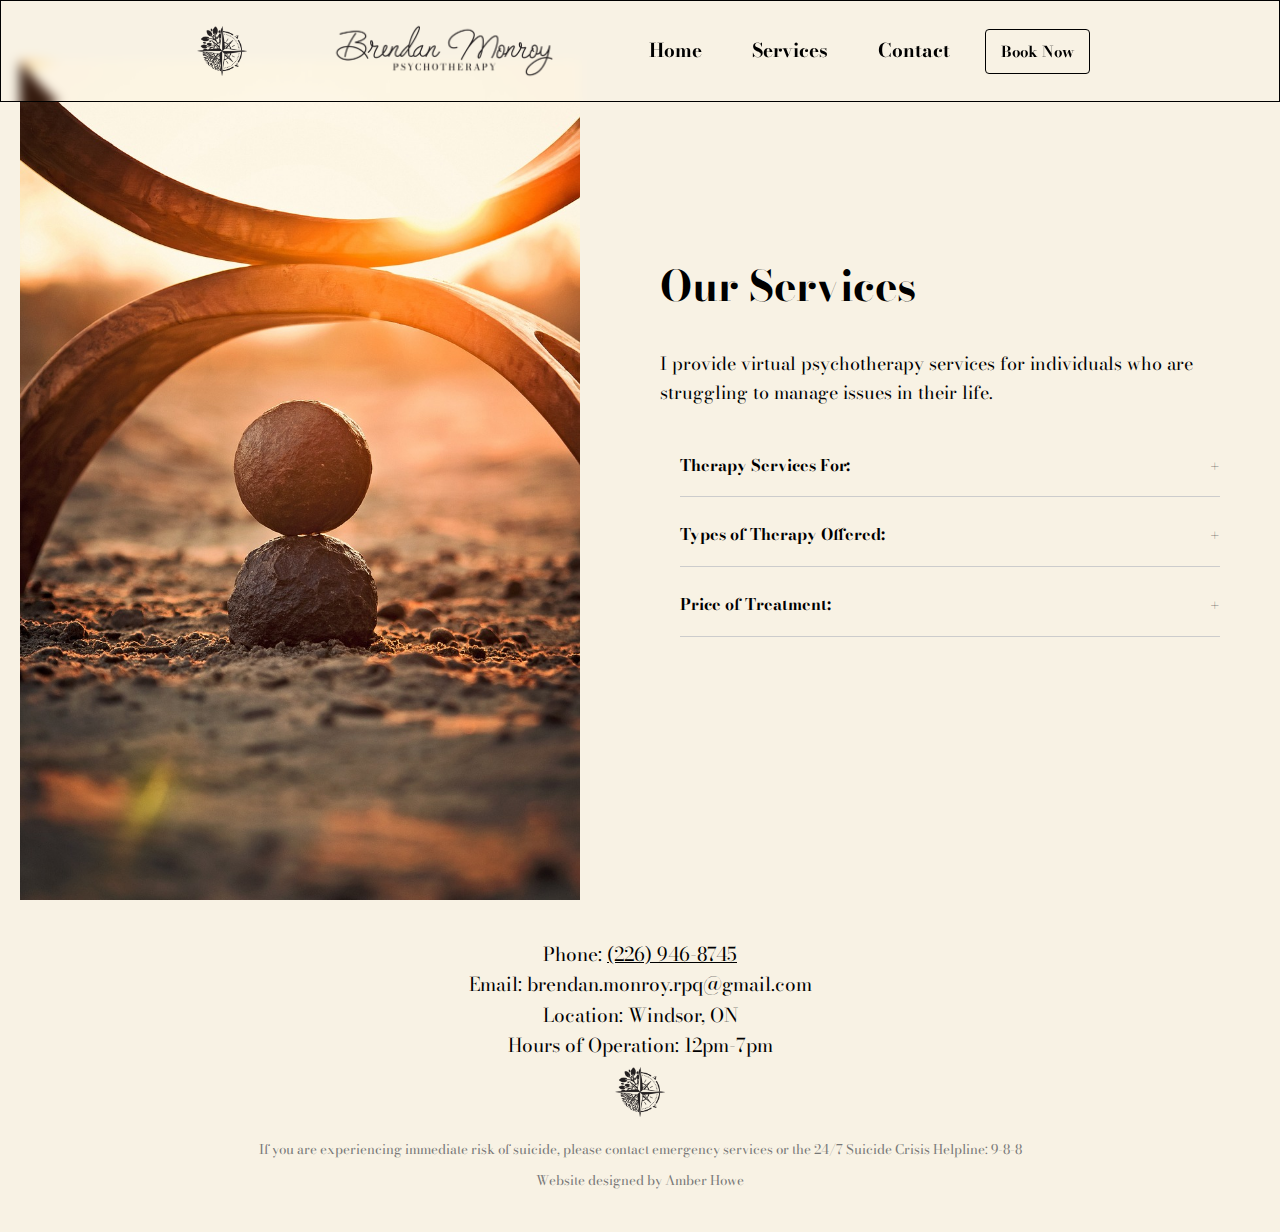
<file: services.html>
<!--AMBER HOWE-->
<!--WEB210-25F-001-->
<!--DEC 1, 2025-->
<!DOCTYPE html>
<html lang="en">
<head>
  <meta charset="UTF-8">
  <meta name="viewport" content="width=device-width, initial-scale=1.0">
  <meta name="author" content="Amber Howe">
  <meta name="keywords" content="therapy, psychotherapist, brendan monroy">
  <title>Services - Brendan Monroy Psychotherapy</title>
  <link rel="stylesheet" href="CSS/style.css">
  <link rel="stylesheet" href="CSS/mobile.css" media="screen and (max-width: 900px)">

</head>
<body>

  <header>
    <div class="container">
      <img src="Images/Untitled-3.png" alt="Logo" class="logo">
      <img src="Images/Untitled-2.png" alt="Logo" class="logo">
  
      <input type="checkbox" id="menu-toggle" />
      <label for="menu-toggle" class="hamburger">
        <span></span>
        <span></span>
        <span></span>
      </label>
  
      <nav class="mobile-nav">
        <a href="index.html">Home</a>
        <a href="services.html">Services</a>
        <a href="contactForm.php">Contact</a>
        <a href="janeapp.com" target="_blank" class="bookNow">Book Now</a>
      </nav>
  
      <nav class="desktop-nav">
        <ul>
          <li><a href="index.html">Home</a></li>
          <li><a href="services.html">Services</a></li>
          <li><a href="contactForm.php">Contact</a></li>
          <li><a href="janeapp.com" target="_blank" class="bookNow">Book Now</a></li>
        </ul>
      </nav>
    </div>
  </header>

<main class="contact-section">
    <div class="contact-container">
      
      <div class="services-image">
        <img src="Images/stone.jpg" alt="Office">
        <div class="services-image-text">
        <h1>Our Services</h1>
        </div>
      </div>
  
      <div class="services-list">
        <div class="services-h1-text">
        <h1>Our Services</h1>
        </div>

        <p>I provide virtual psychotherapy services for individuals who are struggling to manage issues in their life.</p>
  
        <details class="service-item">
          <summary>
            Therapy Services For:<span class="plus-btn"></span>
          </summary>
          <ul>
            <li>Depression</li>
            <li>Anxiety & Panic</li>
            <li>Attention Deficit Hyperactivity Disorder</li>
            <li>Social Anxiety & Low Self-Esteem</li> 
            <li>Grief & Loss</li>
            <li>PTSD & Trauma</li>
            <li>Emotional Dysregulation </li>
            <li>Anger Management </li>
            <li>Men's Issues</li></br> 
          </ul>
          </details>

        <details class="service-item">
          <summary>
            Types of Therapy Offered:<span class="plus-btn"></span>
          </summary>
          <ul>
            <li>Existential Psychotherapy</li>
            <li>Humanistic Counselling</li>
            <li>Cognitive Behavioural Therapy</li>
            <li>Trauma Informed Method</li>
            <li>Client Centred Approach</li>
            <li>Collaborative Approach</li>
            <li>Strengths-based Approach</li>
            <li>Solution Focused Therapy</li></br>
          </ul>
        </details>
  
        <details class="service-item">
          <summary>
            Price of Treatment:<span class="plus-btn"></span>
          </summary>
          <p>$120 per session</p>
        </details>
      </div>
  
      
    </div>
  </main>

  <footer>
    <div class="container">
            
      <p>Phone: <a href="tel:2269468745"> (226) 946-8745</a><br>
         Email: brendan.monroy.rpq@gmail.com<br>
         Location: Windsor, ON<br>
         Hours of Operation: 12pm-7pm</p>
      <img src="Images/Untitled-3.png" alt="Logo" class="logo">
      <small>If you are experiencing immediate risk of suicide, please contact emergency services or the 24/7 Suicide Crisis Helpline: 9-8-8 </small>
      <small>Website designed by Amber Howe</small>
    </div>
  </footer>
  
  </body>
  </html>
</file>
<file: CSS/style.css>
/* AMBER HOWE */
/* WEB210-25F-001 */
/* DEC 1, 2025 */

/* CSS RESET */
* {margin: 0; padding: 0; box-sizing: border-box;} 

/* VARS FOR ALL COLORS USED */
:root {
  --primary-bg-color: #f8f2e4;
  --primary-accent-color: #e5b46e;
  --primary-highlight-color: #6b4930;
  --primary-text: #000000;
  --primary-white: #ffffff;
}

/* CUSTOM FONT */
@font-face {
  font-family: "font1";
  src: url(../Fonts/Bodoni_Moda/BodoniModa-VariableFont_opsz,wght.ttf) format("truetype");
}


/* MAIN PAGE */
/* --------- */
html, body {
  width: 100%;
  overflow-x: hidden;
}

body {
  font-family: "font1", sans-serif;
  color: var(--primary-text);
  background-color: var(--primary-bg-color);
  line-height: 1.6;
}

p, li {
  font-size: 19px;
}

header {
  padding: 20px;
  position: fixed;
  top: 0;
  left: 0;
  width: 100%;
  z-index: 1000;
  backdrop-filter: blur(6px);
  border: 1px solid black;
}

header .container {
  display: flex;
  align-items: center;
  justify-content: space-between;
  padding: 0 50px;
}

header img.logo {
  height: 60px;
}

/* DESKTOP NAV */
nav ul {
  list-style: none;
  display: flex;
  gap: 20px;
}

nav li:hover {
  text-decoration: underline;
}

nav a {
  text-decoration: none;
  font-weight: bold;
  padding: 10px 15px;
  border-radius: 5px;
}

/* HAMBURGER AND MOBILE NAV */
.hamburger, .mobile-nav, #menu-toggle {
  display: none;
}

/* BOOK NOW NAV BUTTON*/
.bookNow {
  text-align: center;
  background-color: var(--primary-bg-color);
  color: var(--primary-text);
  text-decoration: none;
  border-radius: 4px;
  font-size:15px;
  margin-left: 0;
  border: 1px solid black;
}

/* MAIN PAGE PHOTO */
.mainLogo {
  position: relative;
  background-size: cover;
  background-position: center;
  height: 500px;
  display: flex;
  align-items: flex-start;
  justify-content: center;
  text-align: center;
}

.mainLogo img {
  margin-left: -60px;
  height: 1000px;
}

.mainLogo-text {
  position: absolute;
  top: 40%;
  left: 50%;
  transform: translate(-50%, -50%);
  padding: 20px 40px;
  border-radius: 8px;
  margin-top: 200px;
  font-weight: bold;
  /*backdrop-filter: blur(6px); MAY PUT BACK ON IN FUTURE*/
}

.mainLogo-text h1 {
  font-size: 48px;
  margin-bottom: 10px;
}

.mainLogo-text p {
  font-size: 20px;
}

/* MAIN PAGE TEXT */
.aboutMe {
  padding-top:500px;
  padding-left: 20px;
  padding-right: 20px;
  padding-bottom: 40px;
}

section {
  padding: 60px 20px 20px;
  text-align: justify;
}

.container {
  max-width: 1000px;
  margin: 0 auto;
}

.section-title {
  text-align: center;
  margin-bottom: 40px;
  color: var(--primary-accent-color);
}

section ul{
  list-style-position: inside;
  padding-left: 0;
}

/* BOOK 15 MIN CONSULT BUTTON */
.button-wrapper {
  text-align: center;
  margin-top: 20px;
}

.button-wrapper a {
  text-decoration: none;
}

.consult {
  font-size: 20px;
  padding: 12px 28px;
  background-color: var(--primary-accent-color);
  color: var(--primary-text);
  border: none;
  border-radius: 25px;
  cursor: pointer;
  width: auto;
  font-family: "font1", sans-serif;  
}

.consult:hover {
  background-color: var(--primary-highlight-color);
  color: var(--primary-white);
}

/* MEET PRACTITIONER CARDS, CAN BE MULTIPLE LATER */
.cards {
  display: grid;
  grid-template-columns: repeat(auto-fit, minmax(280px, 1fr));
  gap: 40px;
  max-width: 500px;
  margin: 0 auto;
  text-align: justify;
}

.card {
  background-color: var(--primary-bg-color);
  padding: 30px;
  border-radius: 8px;
}

.card img {
  width: 400px;
  height: auto;
  border-radius: 4px;
}

.card h3 {
  margin-top: 20px;
  margin-bottom: 10px;
}

/* MAKE LINKS NOT BLUE */
a {
  color: var(--primary-text)
}

/* FOOTER */
footer {
  padding: 40px 20px;
  text-align: center;
}

footer small {
  display: block;
  margin-top: 10px;
  color: #777;
}

footer img {
  height: 60px;
}

.footer-margin {
  margin-top: 100px;
}
/* CONTACT PAGE */
/* --------- */
.contact-section {
  display: flex;
  justify-content: center;
  align-items: stretch;
  background-color: var(--primary-bg-color);
  width: 100vw;
  height: 100vh;
}

.contact-container {
  display: flex;
  width: 100%;
  height: 100vh;
  margin: 0;
  align-items: stretch;
}

.contact-form {
  flex: 1;
  padding: 60px;
  display: flex;
  flex-direction: column;
  justify-content: center;
  box-sizing: border-box;
}

/* DESKTOP CONTACT IMAGE */
.contact-image {
  flex: 1;
  margin: 0;
  padding: 0 5px 30px;
  overflow: hidden;
}

.contact-image img {
  width: 100%;
  height: 100%;
  object-fit: cover;
  display: block;
}

/* MOBILE CONTACT IMAGE TEXT ON TOP OF IMAGE */
.contact-image-text {
  display: none;
}

.contact-form h1 {
  margin-top: 100px;
  font-size: 42px;
  margin-bottom: 30px;
  color: var(--primary-text);
}

.contact-form form {
  display: flex;
  flex-direction: column;
}

.contact-form label {
  font-size: 16px;
  font-weight: 600;
}

.contact-form input, .contact-form textarea {
  width: 100%;
  padding: 12px 10px;
  border: 1px solid #ccc;
  border-radius: 5px;
  font-size: 16px;
  background-color: var(--primary-white);
}

.contact-form textarea {
  resize: none;
}

/* DROPDOWN MENU FOR SESSION */
.dropdown select{
  margin-bottom: 15px;
  padding: 8px;
  width: 100%;
  font-size: 16px;
  background-color: var(--primary-bg-color);
  color: var(--primary-text);
  text-align: center;
  border-radius: 10px;
}

/* CUSTOM SEND BUTTON - CONTACT */
.send {
  font-size: 20px;
  padding: 12px 28px;
  background-color: var(--primary-accent-color);
  color: var(--primary-text);
  border: none;
  border-radius: 25px;
  cursor: pointer;
  width: 120px;
  font-family: "font1", sans-serif;  
}

.send:hover {
  background-color: var(--primary-highlight-color);
  color: var(--primary-white);
}

/* CHANGES CONTACT PAGE FOR MOBILE */
@media (max-width: 768px) {
  .contact-container {
    flex-direction: column;
  }

  .contact-image {
    height: 300px;
  }

  .contact-form {
    padding: 60px 30px;
  }
}

/* CONTACT PHP MESSAGES CSS */
.form-message {
    padding: 15px;
    margin-bottom: 20px;
    border-radius: 5px;
    font-weight: bold;
    text-align: center;
}

.form-message.success {
    background-color: var(--primary-bg-color);
    color: #155724;
    border: var(--primary-accent-color);
}

.form-message.error {
    background-color: var(--primary-bg-color);
    color: #721c24;
    border: 1px solid #f5c6cb;
}


/* SERVICES PAGE */
/* ------------- */
.services-list {
  flex: 1;
  padding: 80px 60px; 
  display: flex;
  flex-direction: column;
  justify-content: center;
}

.services-list h1 {
  font-size: 42px;
  margin-bottom: 30px;
}

.services-list p {
  margin-bottom: 30px;
  font-size: 18px;
  line-height: 1.6;
}

.service-item {
  border-bottom: 1px solid #ccc;
  margin-bottom: 10px;
  margin-left: 20px;
}

.service-item summary {
  cursor: pointer;
  display: flex;
  justify-content: space-between;
  padding: 15px 0;
  font-weight: bold;
  list-style: none;
}

/* REMOVES ARROW BESIDE SERVICE ITEM LIST */
.service-item summary::-webkit-details-marker {
  display: none;
}

.service-item p {
  line-height: 1.6;
  margin: 0;
}

/* + BUTTONS OPEN TEXT DETAILS & CHANGE TO - AFTER CLICKED */
.plus-btn::after {
  content: "+"; 
  display: inline-block;
  transition: content 0.3s ease;
}

.service-item[open] .plus-btn::after {
  content: "-"; 
}

.plus-btn {
  font-size: 18px;
  transition: transform 0.3s ease;
}

/* DESKTOP SERVICES IMAGE */
.services-image {
  flex: 1;
  margin: 0;
  padding: 60px 20px 0px;
  overflow: hidden;
}

.services-image img {
  width: 100%;
  height: 100%;
  object-fit: cover; 
}

/* SERVICES PAGE FOR MOBILE */
@media (max-width: 768px) {
  .services-container {
    flex-direction: column;
  }

  .services-image {
    height: 300px;
    margin-top: 20px;
  }

  .services-list {
    padding: 60px 30px;
  }
}
</file>
<file: CSS/mobile.css>
/* AMBER HOWE */
/* WEB210-25F-001 */
/* DEC 1, 2025 */

/* CSS RESET */
* {
  margin: 0;
  padding: 0;
  box-sizing: border-box;
}

/* VARS FOR ALL COLORS USED */
:root {
  --primary-bg-color: #f8f2e4;
  --primary-accent-color: #e5b46e;
  --primary-highlight-color: #6b4930;
  --primary-text: #000000;
  --primary-white: #ffffff;
}
  
/* CUSTOM FONT */
@font-face {
  font-family: "font1";
  src: url(../Fonts/Bodoni_Moda/BodoniModa-VariableFont_opsz,wght.ttf) format("truetype");
}
 

/* MAIN PAGE */
/* --------- */
html, body {
  width: 100%;
  overflow-x: hidden;
}
  
body {
  font-family: "font1", sans-serif;
  color: var(--primary-text);
  background-color: var(--primary-bg-color);
  line-height: 1.6;
}

p, li {
  font-size: 20px;
}
  
header {
  padding: 15px 20px;
  position: fixed;
  top: 0;
  left: 0;
  width: 100%;
  z-index: 1000;
  backdrop-filter: blur(6px);
  border: 1px solid black;
}
  
header .container {  
  display: flex;
  align-items: center;
  justify-content: space-between;
  padding: 0 10px;
}
  
header img.logo {
  height: 50px;
}
  
/* DESKTOP NAV */
.desktop-nav ul {
  display: flex;
  list-style: none;
  gap: 20px;
}
  
.desktop-nav a {
  text-decoration: none;
  color: var(--primary-text);
  font-weight: bold;
}
  
/* HAMBURGER AND MOBILE NAV */
/* CHECKBOX DOESNT DISPLAY */
#menu-toggle {
  display: none;
}
  
.hamburger {
  display: none;
  cursor: pointer;
  width: 30px;
  height: 25px;
  position: relative;
}
  
.hamburger span {
  display: block;
  height: 4px;
  width: 100%;
  background-color: var(--primary-text);
  margin-bottom: 5px;
  border-radius: 2px;
  transition: all 0.3s ease;
}
  
/* DROPDOWN MENU THAT DISPLAYS AFTER CLICKING HAMBURGER MENU */
.mobile-nav {
  display: none;
  position: absolute;
  top: 70px;
  left: 0;
  width: 100%;
  background-color: var(--primary-bg-color);
  flex-direction: column;
  text-align: center;
  border-top: 1px solid #000;
  z-index: 1000;
}
  
.mobile-nav a {
  padding: 15px 0;
  border-bottom: 1px solid #ddd;
  color: var(--primary-text);
  font-weight: bold;
}

/* CHECKS MENU-TOGGLE, SHOWS HAMBURGER MENU IN MOBILE */
#menu-toggle:checked + .hamburger + .mobile-nav {
  display: flex;
}
  
/* MOBILE MEDIA DISPLAYS HAMBURGER MENU */
@media screen and (max-width: 900px) {
  .desktop-nav {
    display: none; 
  }
  
  .hamburger {
    display: block; 
  }
}
  
/* MAIN PAGE IMAGE DISPLAY */
.mainLogo {
  position: relative;
  background-size: cover;
  background-position: center;
  height: 500px;
  display: flex;
  align-items: flex-start;
  justify-content: center;
  text-align: center;
  color: var(--primary-text)
}
  
.mainLogo img {
  margin-left: -60px;
  height: 1000px;
}

.mainLogo-text {
  position: absolute;
  top: 45%;
  left: 50%;
  transform: translate(-50%, -50%);
  padding: 20px 40px;
  border-radius: 8px;
  color: var(--primary-text);
  margin-top: 200px;
  font-weight: bold;
  /*backdrop-filter: blur(6px);*/
}
  
.mainLogo-text h1 {
  font-size: 48px;
  margin-bottom: 10px;
}
  
.mainLogo-text p {
  font-size: 20px;
}

/* MAIN PAGE TEXT */
.aboutMe {
  padding-top:480px;
}
  
section {
  padding: 40px 15px;
}
  
.container {
  max-width: 100%;
  margin: 0 auto;
}
  
.section-title {
  text-align: center;
  margin-bottom: 30px;
  color: var(--primary-accent-color);
}
  
/* BOOK 15 MIN CONSULT BUTTON */
.button-wrapper {
  text-align: center;
  margin-top: 20px;
}
  
.button-wrapper a {
  text-decoration: none;
}
  
.consult {
  font-size: 20px;
  padding: 12px 28px;
  background-color: var(--primary-accent-color);
  color: var(--primary-text);
  border: none;
  border-radius: 25px;
  cursor: pointer;
  width: auto;
  font-family: "font1", sans-serif;  
}
  
.consult:hover {
  background-color: var(--primary-highlight-color);
  color: var(--primary-white);
}

/* MEET PRACTITIONER CARDS, CAN BE MULTIPLE LATER */
.cards {
  display: grid;
  grid-template-columns: 1fr;
  gap: 25px;
  text-align: left;
}
  
.card {
  background-color: var(--primary-bg-color);
  padding: 5px;
  border-radius: 8px;
}
  
.card img {
  width: 100%;
  height: auto;
  border-radius: 4px;
}
  
.card h3 {
  margin-top: 15px;
  margin-bottom: 10px;
  color: var(--primary-text);
}
  
/* CONTACT PAGE */
/* --------- */
.contact-section, .contact-container {
  flex-direction: column;
  width: 100vw;
  height: auto;
}
  
.contact-form {
  padding: 530px 20px 0px 20px;
  display: flex;
  flex-direction: column;
  justify-content: center;
  box-sizing: border-box;
  margin-right: 20px;
}
 
/* MOBILE CONTACT IMAGE */
.contact-image {
  position: absolute;
  background-size: cover;
  background-position: center;
  height: 500px;
  display: flex;
  align-items: center;
  justify-content: center;
  text-align: center;
  margin-top: 45px;
  margin-right: 15px;
}

.contact-image img {
  width: 100%;
  height: 100%;
  object-fit: cover;
}

/* MOBILE CONTACT IMAGE TEXT ON TOP OF IMAGE */
.contact-image-text {
  display: block;
  position: absolute;
  top: 50%;
  left: 50%;
  transform: translate(-50%, -50%);
  padding: 0px 40px;
  color: var(--primary-bg-color);
  font-weight: bold;
  font-size: 30px;
}

/* DESKTOP CONTACT IMAGE NO DISPLAY */
.contact-form-h1 {
  display: none;
}
  
/* DROPDOWN MENU FOR SESSION */
.dropdown {
  margin-bottom: 15px;
  padding: 8px;
  width: 100%;
  font-size: 16px;
  font-family: "font1", sans-serif;
  background-color: var(--primary-bg-color);
  color: var(--primary-text);
  text-align: center;
  border-radius: 10px;
}


/* SERVICES PAGE */
/* ------------- */
.services-container {
  flex-direction: column;
}
  
.services-list {
  padding: 550px 15px 15px 10px;
}
  
/* MOBILE SERVICES IMAGE */
.services-image {
  position: absolute;
  background-size: cover;
  background-position: center;
  height: 500px;
  display: flex;
  align-items: center;
  justify-content: center;
  text-align: center;
}
  
.services-image img {
  width: 100%;
  height: 100%;
  object-fit: cover;
}
  
/* MOBILE SERVICES TEXT DISPLAY ON TOP OF IMAGE */
.services-image-text {
  position: absolute;
  top: 50%;
  left: 50%;
  transform: translate(-50%, -50%);
  padding: 0px 40px;
  border-radius: 8px;
  color: var(--primary-bg-color);
  font-weight: bold;
  font-size: 30px;
}

/* DESKTOP SERVICES TEXT HIDDEN */
.services-h1-text {
  display: none;
}
</file>
